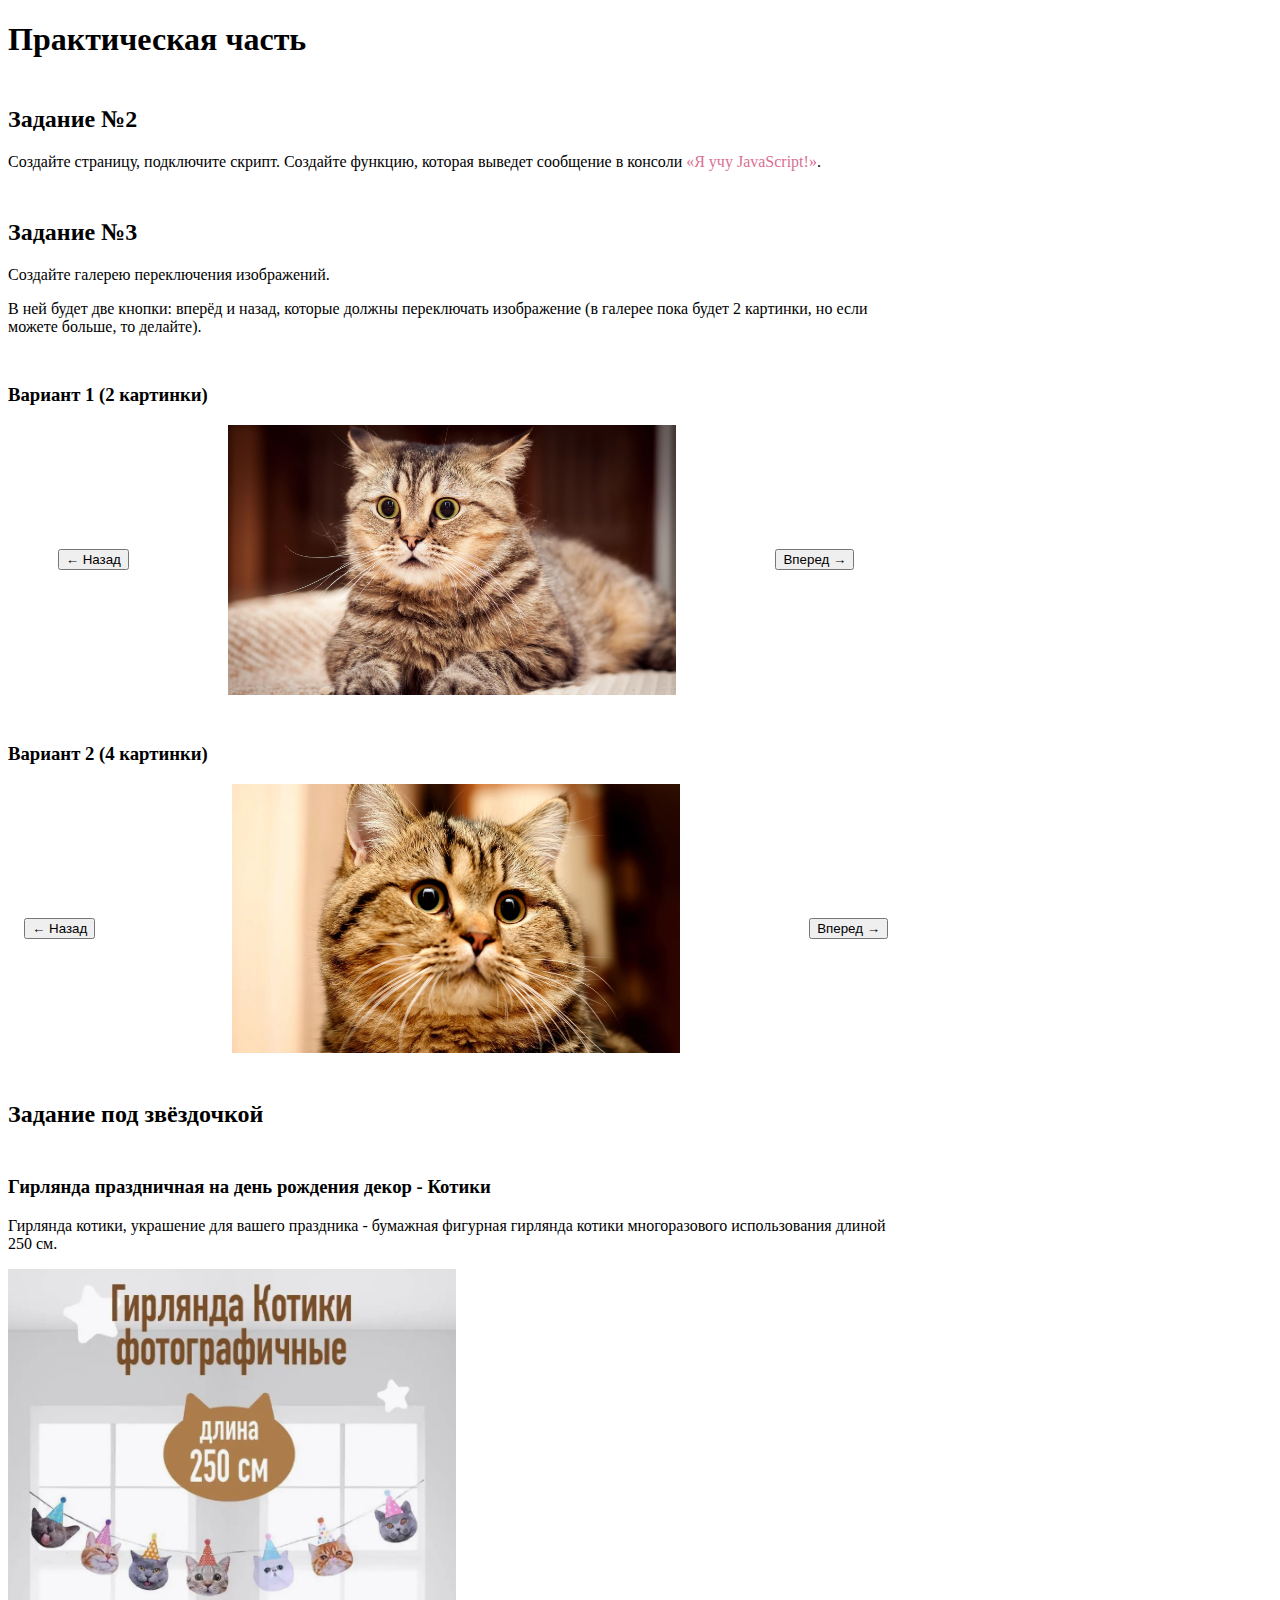
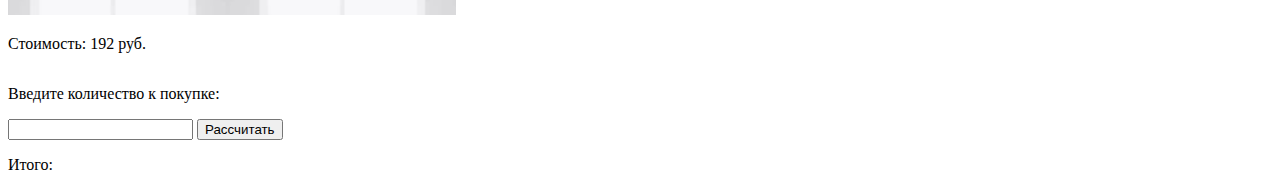
<file: week-10_beginners-task/index.html>
<!DOCTYPE html>
<html lang="en">
  <head>
    <meta charset="UTF-8" />
    <meta name="viewport" content="width=device-width, initial-scale=1.0" />
    <title>HW_part2</title>
    <link rel="stylesheet" type="text/css" href="style.css" />
  </head>
  <body>
    <h1>Практическая часть</h1>
    <h2>Задание №2</h2>
    <p>
      Создайте страницу, подключите скрипт. Создайте функцию, которая выведет
      сообщение в консоли <span>«Я учу JavaScript!»</span>.
    </p>
    <h2>Задание №3</h2>
    <p>Создайте галерею переключения изображений.</p>
    <p>
      В ней будет две кнопки: вперёд и назад, которые должны переключать
      изображение (в галерее пока будет 2 картинки, но если можете больше, то
      делайте).
    </p>
    <h3>Вариант 1 (2 картинки)</h3>
    <div class="gallery1__wrapper">
      <button id="gallery_prev1" onclick="prev1()">&larr; Назад</button>
      <img id="gallery__image1" src="./images/cat_1.png" alt="cat" />
      <button id="gallery_next1" onclick="next1()">Вперед &rarr;</button>
    </div>
    <h3>Вариант 2 (4 картинки)</h3>
    <div class="gallery2__wrapper">
      <div class="gallery2__slider">
        <img src="./images/cat_4.png" alt="fluffy cat" />
        <img src="./images/cat_3.png" alt="grey cat" />
        <img src="./images/cat_2.png" alt="stretchy cat" />
        <img src="./images/cat_1.png" alt="anxious cat" />
      </div>
      <button id="gallery2_prev" onclick="showPreviousSlide()">
        &larr; Назад
      </button>
      <button id="gallery2_next" onclick="showNextSlide()">
        Вперед &rarr;
      </button>
    </div>
    <h2>Задание под звёздочкой</h2>
    <div class="product-card__wrapper">
    <div class="product-card__description">
      <h3>Гирлянда праздничная на день рождения декор - Котики</h3>
      <p>
        Гирлянда котики, украшение для вашего праздника - бумажная фигурная
        гирлянда котики многоразового использования длиной 250 см.
      </p>
      <img id= "cat_decor_pic" src="./images/cat_decor_change.png" alt="cat decor" onclick="changeMe()" />
    </div>
    <div class="product-card__price">
      <p>Стоимость:</p>
      <p class="price">192</p>
      <p>руб.</p>
    </div>
    <div class="product-card__order">
    <p>Введите количество к покупке:</p>
    <input type="number" name="quantity" class="quantity"></input>
    <button class="product-card__button" onclick="calculateTotalPrice()">Рассчитать</button>
    <p>Итого: <span class="product-card__total"></span> </p>
    </div>
  </div>
    <!-- Скрипт от задания №2 -->
    <script>
      function message(text) {
        console.log(text);
      }
      message("Я учу JavaScript!");
    </script>
    <!-- Скрипт от задания №3 - 1ый вариант - 2 картинки-->
    <script>
      let gallery__image1 = document.getElementById("gallery__image1");
      function next1() {
        gallery__image1.src = "./images/cat_2.png";
      }
      function prev1() {
        gallery__image1.src = "./images/cat_1.png";
      }
    </script>
    <!-- Скрипт от задания №3 - 2ой вариант - 4 картинки -->
    <script src="script_gallery.js"></script>
    <!-- Скрипт от задания под звёздочкой -->
    <script src="script_star.js"></script>
  </body>
</html>
</file>
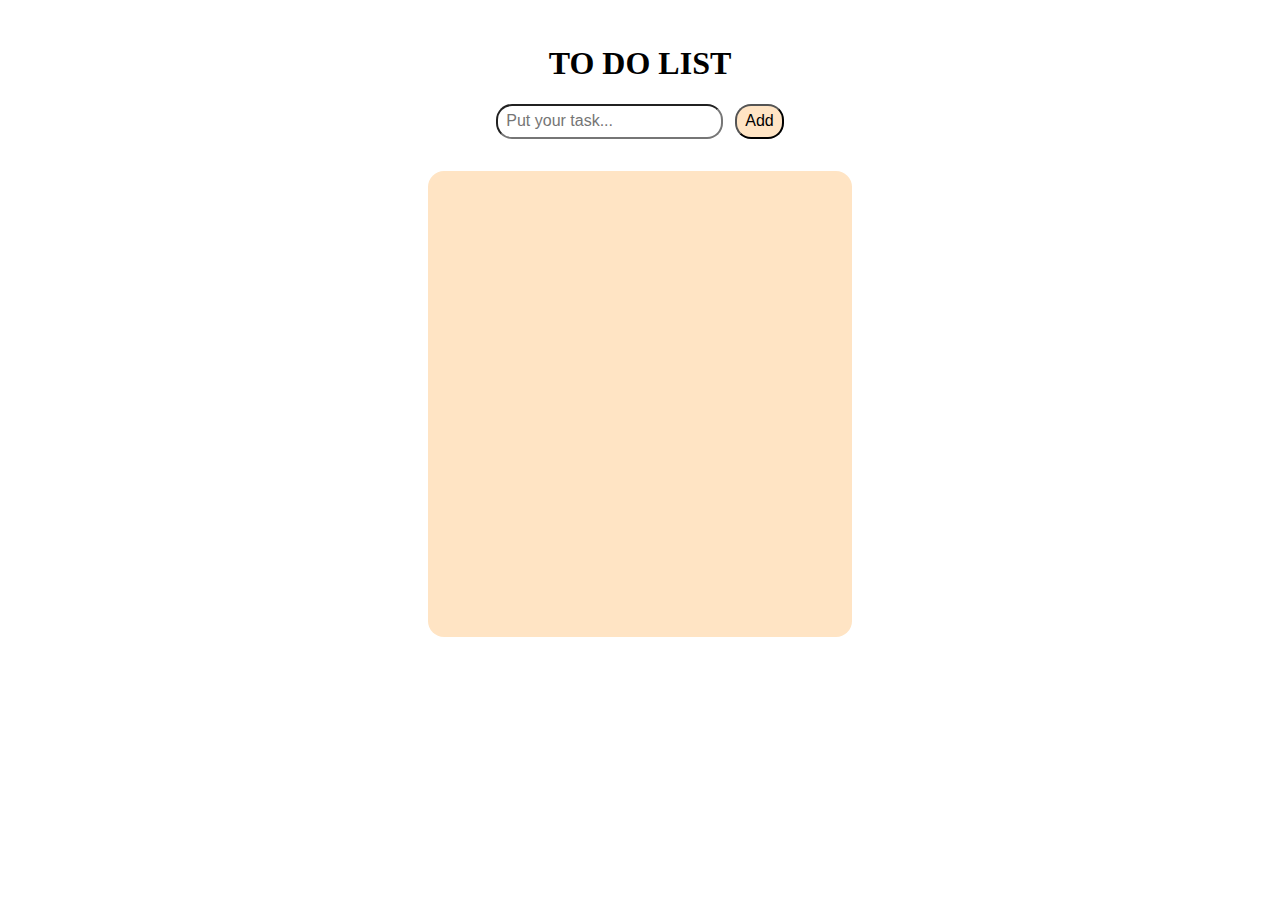
<file: week-11_To-do-list/index.html>
<!DOCTYPE html>
<html lang="en">
  <head>
    <meta charset="UTF-8" />
    <meta name="viewport" content="width=device-width, initial-scale=1.0" />
    <title>To Do List</title>
<link rel="stylesheet" href="style.css">
  </head>
  <body>
    <div class="task_wrapper">
        <div class="task_form">
    <h1>To do list</h1>
    <div class="form_input">
    <input type="text" name="task_input" class="task_input" placeholder="Put your task..."></input>
    <button class="task_add-button">Add</button>
        </div>
        </div>
    <ul class="task_list"></ul>
    </div>
    <script src="script.js"></script>
  </body>
</html>
</file>
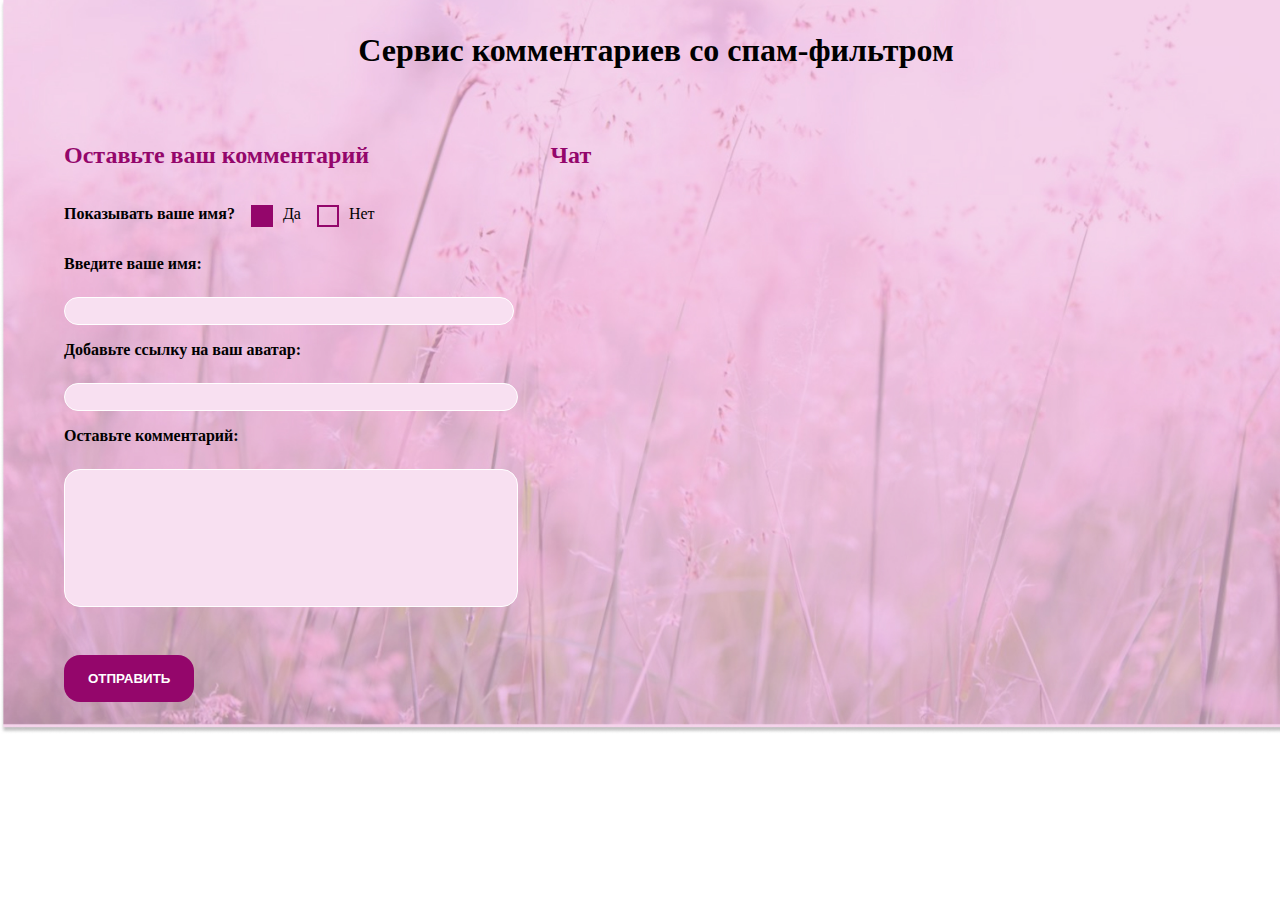
<file: week-12_chat/index.html>
<!DOCTYPE html>
<html lang="en">
  <head>
    <meta charset="UTF-8" />
    <meta name="viewport" content="width=device-width, initial-scale=1.0" />
    <link
      rel="shortcut icon"
      href="https://www.svgrepo.com/show/94016/freesia.svg"
      type="image/svg" />
    <title>Chat task</title>
    <link rel="stylesheet" href="style.css" />
  </head>
  <body>
    <div class="main__body_wrapper">
      <h1>Сервис комментариев со спам-фильтром</h1>
      <div class="wrapper">
        <div class="wrapper_form">
          <h2>Оставьте ваш комментарий</h2>
          <form>
            <div class="form_username">
              <p class="form_label">Показывать ваше имя?</p>
              <input
                type="radio"
                id="form_yes_answer"
                name="username_answer"
                value="yes"
                onclick="hideUserName()"
                checked />
              <label for="form_yes_answer">Да</label>
              <input
                type="radio"
                id="form_no_answer"
                name="username_answer"
                value="no"
                onclick="hideUserName()" />
              <label for="form_no_answer">Нет</label>
            </div>
            <div class="form_name_wrapper">
              <p class="form_label">Введите ваше имя:</p>
              <input type="text" name="user_name" id="form_name" />
            </div>
            <p class="form_label">Добавьте ссылку на ваш аватар:</p>
            <input type="text" name="img_link" id="form_img_link" />
            <p class="form_label">Оставьте комментарий:</p>
            <textarea
              name="comment"
              id="form_comment"
              cols="30"
              rows="8"></textarea>
          </form>
          <button id="form_send">Отправить</button>
        </div>
        <div class="wrapper_chat">
          <h2>Чат</h2>
          <div class="chat" id="chat_parent">
            <!-- Пример карточки чата -->
            <!-- <div class="chat_child">
            <div class="child_profile">
              <img
                class="profile_avatar"
                src="https://sun9-9.userapi.com/impg/c858520/v858520574/129cd3/wMnYtGkSCXI.jpg?size=320x213&quality=96&crop=127,0,946,630&sign=e0074bc22b0a9eff7e4a6e50d05e27a9&c_uniq_tag=wj-yHtbpFz3mZo73eq6nv752iyNDxuY6DF2lGT02KiI&type=album"
                alt="аватар" />
              <p class="profile_name">иван</p>
              <p class="child_comment_timing">11.02.2024, 23:26:27</p>
            </div>
            <p class="child_comment">Привет! Что тут кто делает?</p>
          </div> -->
          </div>
        </div>
      </div>
    </div>
    <script src="script.js"></script>
  </body>
</html>
</file>
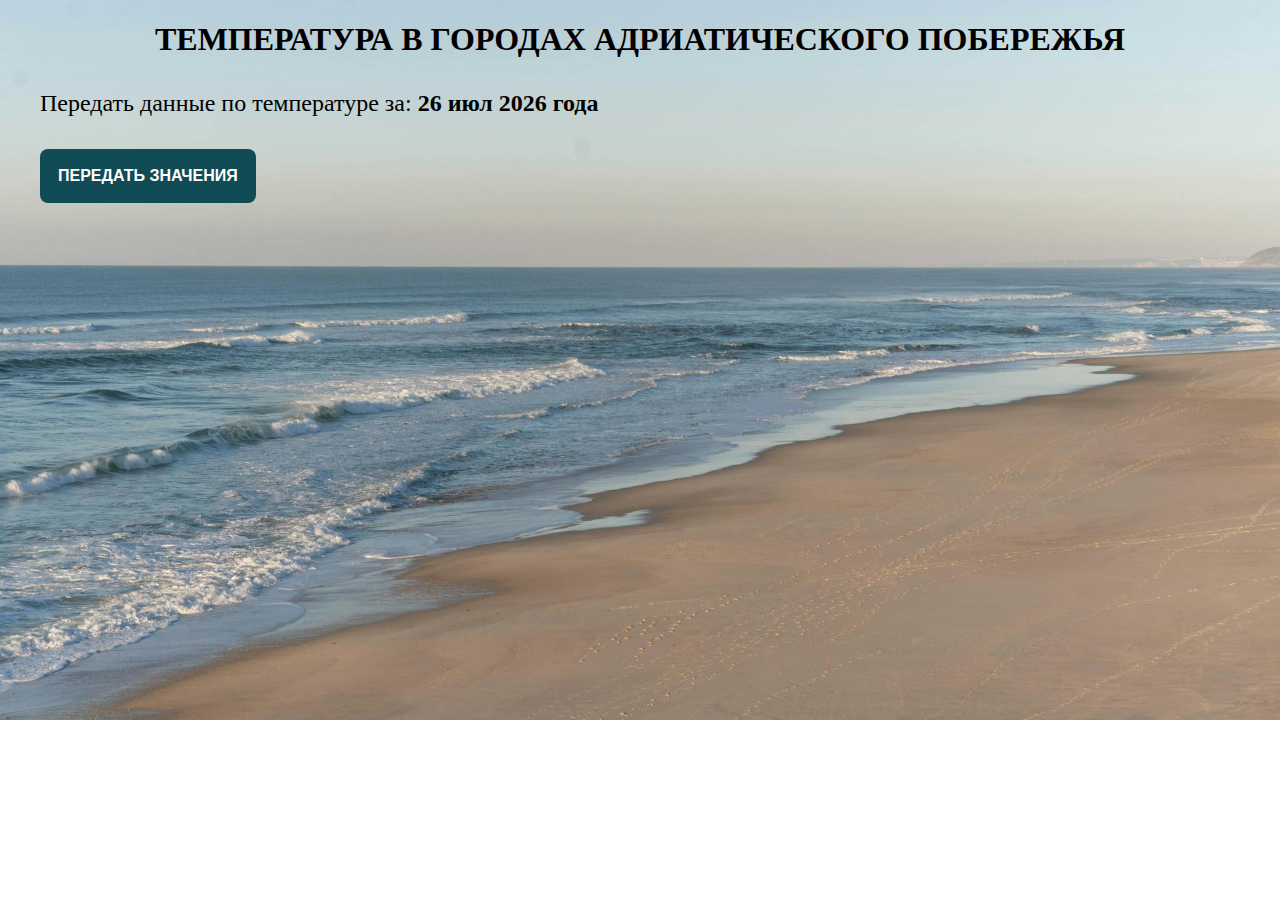
<file: week-15_weather/index.html>
<!DOCTYPE html>
<html lang="en">
  <head>
    <meta charset="UTF-8" />
    <meta name="viewport" content="width=device-width, initial-scale=1.0" />
    <link
      rel="shortcut icon"
      href="https://www.svgrepo.com/show/295677/wave.svg"
      type="image/svg" />
    <title>Adriatic temperature</title>
    <link rel="stylesheet" href="style.css" />
  </head>
  <body>
    <h1>Температура в городах Адриатического побережья</h1>
    <p class="temp_date__wrapper">
      Передать данные по температуре за: <span id="temp_date"></span>
    </p>
    <button id="temp_send">Передать значения</button>
    <div class="city_card__wrapper">
      <!-- Пример карточки города - данные из массива -->
      <!-- <div class="city_card">
        <img class="city_pic" src="./citi_ulcinj.jpg" alt="Ulcinj" />
        <h2 class="city_name">Ulcinj</h2>
        <p class="city_temp">
          Температура: <span class="temp_info">+ 25</span> °С
        </p> -->
        <!-- Конец карточки -->
      </div>
    </div>
    <p class="temp_max__wrapper hide">
      Максимальная температура на побережье:
      <span id="temp_max">No info</span>
    </p>
    <p class="temp_min__wrapper hide">
      Минимальная температура на побережье:
      <span id="temp_min">No info</span>
    </p>
    <script src="script_task2_weather.js"></script>
    <script src="script_task3_star.js"></script>
  </body>
</html>
</file>
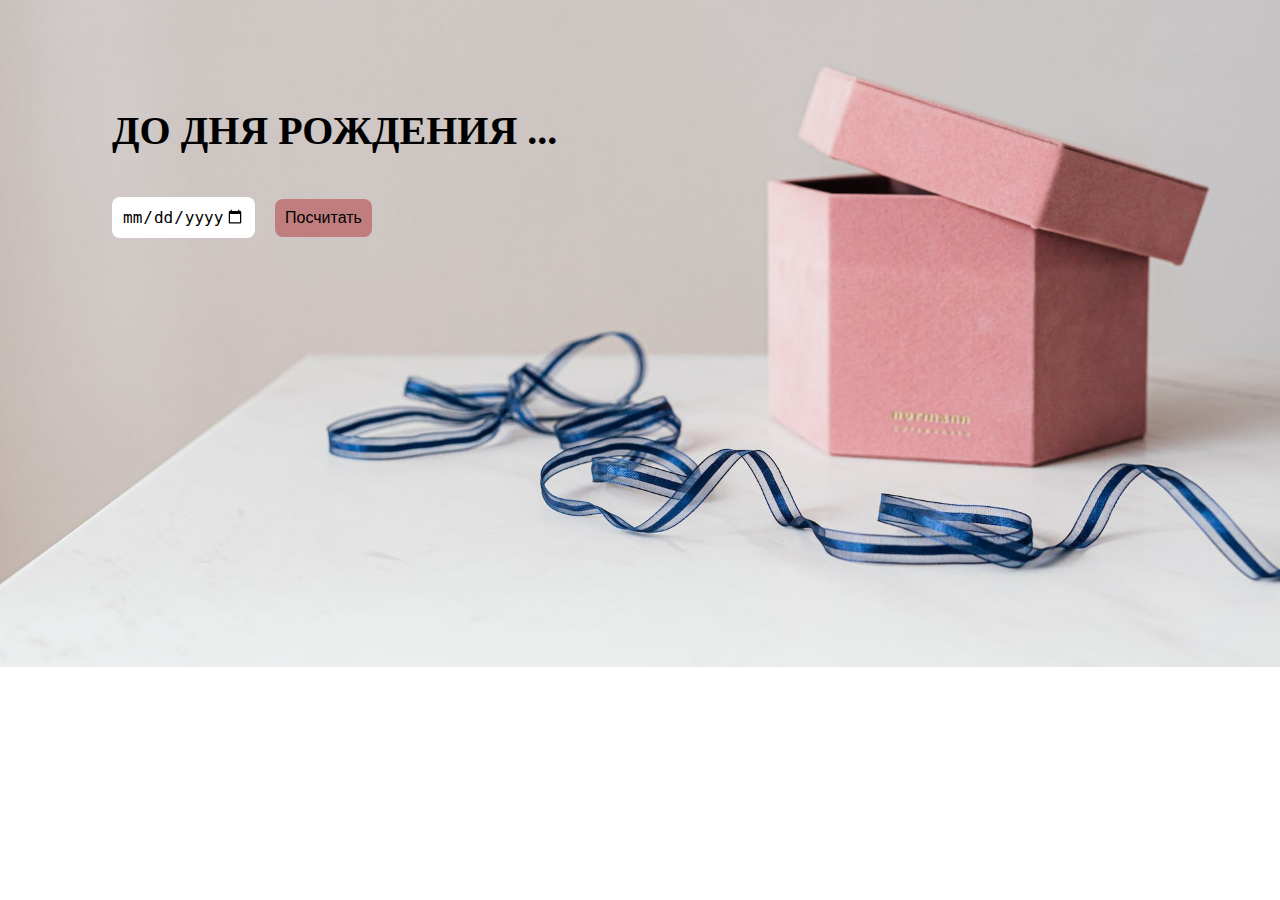
<file: week-13_HB-countdown/index_days2hb.html>
<!DOCTYPE html>
<html lang="en">
  <head>
    <meta charset="UTF-8" />
    <meta name="viewport" content="width=device-width, initial-scale=1.0" />
    <link
      rel="icon"
      href="https://www.svgrepo.com/show/513462/present.svg"
      type="image/svg" />
    <title>Birthday Count Down</title>
    <link rel="stylesheet" href="style_days2hb.css" />
  </head>
  <body>
    <div class="calc_wrapper">
      <h1>До дня рождения ...</h1>
      <div class="calc_form">
        <input
          type="date"
          id="form_date"
          min="2024-02-01"
          max="2025-02-28"
          name="form_date" />
        <button id="form_button">Посчитать</button>
      </div>
      <p class="calc_alarm"></p>
      <p class="calc_result"></p>
    </div>
    <script src="script_days2hb.js"></script>
  </body>
</html>
</file>
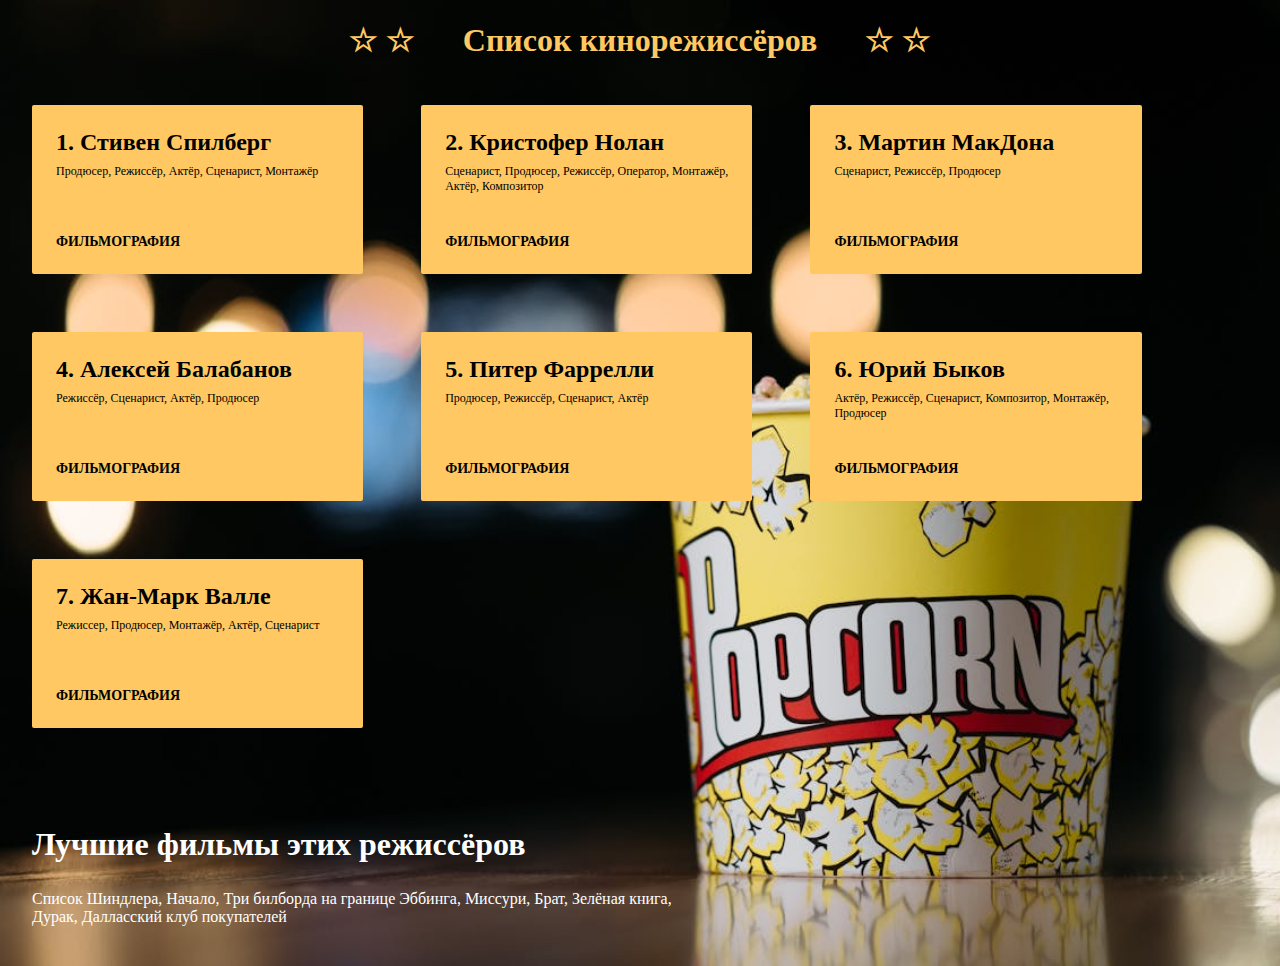
<file: week-14_film-dirs/week14_filmdir.html>
<!DOCTYPE html>
<html lang="en">
  <head>
    <meta charset="UTF-8" />
    <meta name="viewport" content="width=device-width, initial-scale=1.0" />
    <link
      rel="shortcut icon"
      href="https://www.svgrepo.com/show/480321/film-3.svg"
      type="image/svg" />
    <title>Film Directors</title>
    <link rel="stylesheet" href="week14_filmdir.css" />
  </head>
  <body>
    <h1>&#9734; &#9734; &emsp; Список кинорежиссёров &emsp; &#9734; &#9734;</h1>
    <div class="card_wrapper">
      <!-- Пример карточки режиссёра -->
      <!-- <div class="card_director">
        <h3 class="director_name">1. Стивен Спилберг</h3>
        <p class="director_info">Продюсер, Режиссёр, Актёр, Сценарист, Монтажёр</p>
        <a class="director_filmography" href="x">Фильмография</a>
      </div> -->
    </div>
    <div class="film_wrapper">
      <h2>Лучшие фильмы этих режиссёров</h2>
      <p class="film_names"></p>
    </div>
    <script src="week14_filmdir.js"></script>
  </body>
</html>
</file>
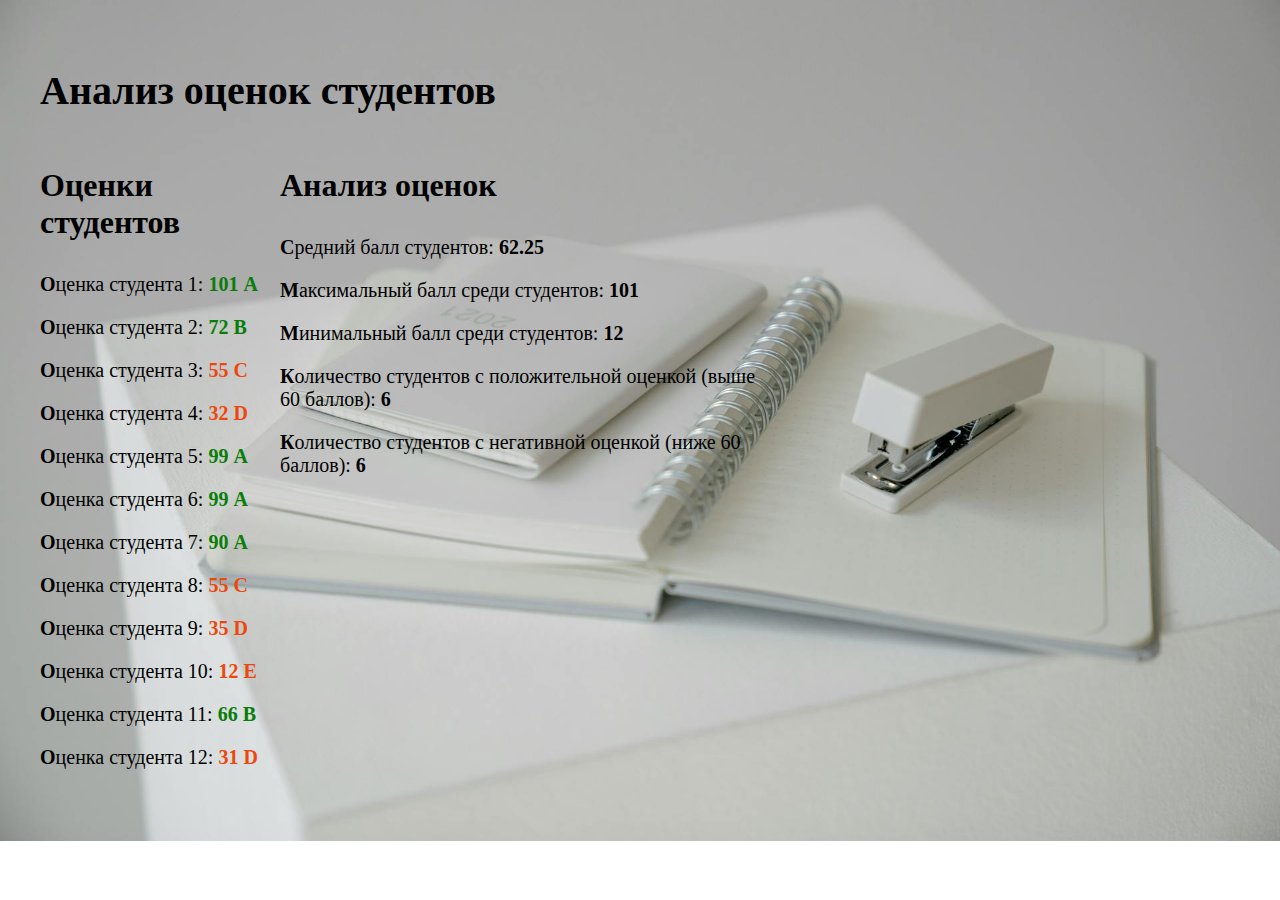
<file: week-14_stud-raiting/week14_stud_raiting.html>
<!DOCTYPE html>
<html lang="en">
  <head>
    <meta charset="UTF-8" />
    <meta name="viewport" content="width=device-width, initial-scale=1.0" />
    <title>Students Raiting</title>
    <link rel="stylesheet" href="week14_stud_raiting.css" />
  </head>
  <body>
    <h1>Анализ оценок студентов</h1>
    <div class="students_grades_wraper">
      <div class="grades_info_wrapper">
        <h2>Оценки студентов</h2>
        <div id="grades_info"></div>
      </div>
      <div class="grades_analyse_wrapper">
        <h2>Анализ оценок</h2>
        <p>Средний балл студентов: <span id="grades_average"></span></p>
        <p>Максимальный балл среди студентов: <span id="grades_max"></span></p>
        <p>Минимальный балл среди студентов: <span id="grades_min"></span></p>
        <p>
          Количество студентов с положительной оценкой (выше 60 баллов):
          <span id="grades_positive"></span>
        </p>
        <p>
          Количество студентов с негативной оценкой (ниже 60 баллов):
          <span id="grades_negative"></span>
        </p>
      </div>
    </div>
    <script src="week14_stud_raiting.js"></script>
  </body>
</html>
</file>
<file: week-10_beginners-task/style.css>
body {
  width: 70vw;
}
/* .task_description {
  width: 70vw;
} */
span {
  color: palevioletred;
}
img {
  width: 50%;
}
h2,
h3 {
  margin-top: 3rem;
}

.gallery1__wrapper {
  display: flex;
  align-items: center;
  justify-content: space-around;
}
.gallery2__wrapper {
  position: relative;
}
.gallery2__slider {
  display: flex;
  justify-content: center;
}
#gallery2_prev {
  position: absolute;
  left: 1rem;
  top: 50%;
}

#gallery2_next {
  position: absolute;
  right: 1rem;
  top: 50%;
}

.product-card__price {
  display: flex;
}
.product-card__price p {
  padding-right: 0.25rem;
}
</file>
<file: week-11_To-do-list/style.css>
h1 {
  text-transform: uppercase;
  font-size: 2rem;
}
.task_wrapper,
.task_form {
  display: flex;
  flex-direction: column;
  align-items: center;
  justify-content: center;
}
.task_input,
.task_add-button {
  font-size: 1rem;
  padding: 0.4rem 0.5rem;
  border-radius: 1rem;
}
.task_input {
  margin-right: 0.5rem;
}
.task_add-button {
  background-color: bisque;
}
.task_form {
  padding: 1rem 2rem;
}
.task_list {
  background-color: bisque;
  min-width: 30vw;
  min-height: 50vh;
  border-radius: 1rem;
  padding-top: 1rem;
}
.task_list li {
  font-size: 1rem;
  padding: 0.3rem;
}
.task_done {
  text-decoration: line-through;
  color: grey;
}
</file>
<file: week-12_chat/style.css>
body {
  margin: 0;
  padding: 0;
  font-size: 16px;
  background-image: url("avatars/BG_pink-flowers.jpg");
  background-repeat: no-repeat;
  background-size: cover;
}
h1 {
  text-align: center;
  font-size: 2rem;
  margin-top: 2rem;
}
h2 {
  color: #94066b;
}
.wrapper {
  display: grid;
  grid-template-columns: 2fr 3fr;
  padding: 2rem;
}
form {
  display: flex;
  flex-direction: column;
}
.form_name_wrapper input {
  width: 100%;
}
.form_name_wrapper {
  padding-right: 1rem;
}

.form_label {
  margin-top: 1rem;
  font-weight: bold;
}
input,
textarea {
  margin-top: 0.5rem;
  background-color: #f8e0f1;
  border: 1px solid #fff;
  border-radius: 1rem;
  outline: none;
}
input {
  height: 1.5rem;
  padding-left: 0.5rem;
}
textarea {
  resize: none;
  padding: 0.5rem;
}
h1,
.wrapper_form,
.wrapper_chat {
  margin-left: 2rem;
}
.wrapper_chat {
  margin-right: 2rem;
}

#form_send {
  text-transform: uppercase;
  font-weight: bold;
  color: #fff;
  background-color: #94066b;
  margin-top: 3rem;
  padding: 1rem 1.5rem;
  border-radius: 1rem;
  border: transparent;
}

.form_username {
  display: flex;
  align-items: center;
}
.form_username input[type="radio"] {
  display: none;
}
.form_username label {
  display: inline-block;
  cursor: pointer;
  position: relative;
  padding-left: 3rem;
  user-select: none;
}
.form_username label:before {
  content: "";
  display: inline-block;
  width: 1.125rem;
  height: 1.125rem;
  border: #94066b 0.125rem solid;
  position: absolute;
  left: 1rem;
}
/* Checked */
.form_username input[type="radio"]:checked + label:before {
  background-color: #94066b;
}

/* Chat child */
.chat_child {
  border-bottom: 1px solid #94066b;
}
.child_profile {
  display: flex;
  align-items: center;
  margin-top: 1rem;
  position: relative;
}
.profile_avatar {
  width: 4rem;
  height: 4rem;
  border-radius: 50%;
  object-fit: cover;
}
.profile_name {
  margin-left: 1rem;
  font-weight: bold;
  text-transform: capitalize;
}
.child_comment {
  margin-top: 1rem;
}
.child_comment::before {
  content: "\201c";
  margin-right: 0.3rem;
}
.child_comment::after {
  content: "\201d";
  margin-left: 0.3rem;
}

.child_comment_timing {
  display: inline-block;
  position: absolute;
  right: 2rem;
  color: #94066b;
}

.hide {
  display: none;
}
</file>
<file: week-15_weather/style.css>
body {
  background-image: url(./coastline_bg.jpg);
  background-repeat: no-repeat;
  background-size: cover;
}

h1 {
  text-align: center;
  text-transform: uppercase;
}

.temp_date__wrapper {
  margin: 2rem;
  font-size: 1.5rem;
}
#temp_date {
  font-weight: bold;
}
#temp_send {
  margin-left: 2rem;
  padding: 1rem;
  border-radius: 0.5rem;
  font-size: 1rem;
  font-weight: bold;
  color: white;
  background-color: rgb(17, 75, 85);
  text-transform: uppercase;
  border-color: transparent;
  outline: transparent;
}

.city_card__wrapper {
  margin: 2rem;
  display: grid;
  grid-gap: 1.5rem;
  justify-content: space-around;
  grid-template-columns: repeat(auto-fit, 20%);
  grid-template-rows: repeat(3, auto-fit);
}
.city_card {
  display: flex;
  flex-direction: column;
  padding: 2rem;
  border-radius: 0.125rem;
  background-color: white;
}
.city_pic {
  border-radius: 0.125rem;
}
.city_name {
  align-self: center;
  font-size: 1.5rem;
}
.city_temp {
  font-size: 1.25rem;
}
.temp_info {
  font-weight: bold;
}

.temp_max__wrapper,
.temp_min__wrapper {
  margin: 1rem 2rem 1rem 2rem;
  font-size: 1.5rem;
  font-weight: bold;
  text-align: right;
}

.hide {
  display: none;
}
</file>
<file: week-13_HB-countdown/style_days2hb.css>
body {
  margin: 0;
  padding: 0;
  background-image: url(backHB_1.jpg);
  background-repeat: no-repeat;
  background-size: cover;
  font-size: 16px;
}

.calc_wrapper {
  display: flex;
  flex-direction: column;
  margin-top: 5rem;
  margin-left: 7rem;
  background-color: transparent;
}
h1 {
  text-transform: uppercase;
  font-size: 2.5rem;
}
.calc_form {
  margin-top: 1rem;
}
#form_button {
  background-color: rgb(192, 125, 125);
  margin-left: 1rem;
}
#form_button:active {
  background-color: rgb(234, 136, 71);
}
#form_date,
#form_button {
  padding: 0.5rem;
  border-radius: 0.5rem;
  font-size: 1rem;
  border-color: transparent;
  outline: transparent;
}

.calc_alarm {
  color: rgb(191, 85, 85);
}

.calc_result {
  font-weight: bold;
  font-size: 2.5rem;
}
</file>
<file: week-14_film-dirs/week14_filmdir.css>
body {
  background-image: url("BG_1_pop_corn.jpg");
  background-size: cover;
  background-repeat: no-repeat;
}
h1 {
  color: rgb(255, 200, 98);
  font-size: 2rem;
  text-align: center;
}
h2 {
  color: #ffffff;
  font-size: 2rem;
}

.card_wrapper {
  display: grid;
  grid-gap: 10px;
  grid-template-columns: repeat(auto-fit, 30%);
  grid-template-rows: repeat(3, auto-fit);
}

.card_director {
  display: inline-flex;
  flex-direction: column;
  background-color: rgb(255, 200, 98);
  border-radius: 0.125rem;
  padding: 1.5rem;
  margin: 1.5rem;
}
.card_director:hover {
  background-color: bisque;
}
.director_name {
  padding: 0px;
  margin: 0px;
  font-size: 1.5rem;
}
.director_info {
  font-size: 0.75rem;
  padding: 0;
  height: 2rem;
  margin: 0.5rem 0;
}
.director_filmography {
  text-transform: uppercase;
  text-decoration: none;
  color: black;
  font-weight: bold;
  margin-top: 1.875rem;
  font-size: 0.875rem;
  transition: 0.2s;
}
.director_filmography:hover {
  font-size: larger;
}

.film_wrapper {
  color: rgb(236, 234, 234);
  padding-left: 1.5rem;
  padding-top: 1rem;
  padding-bottom: 1rem;
  margin-top: 2rem;
}
.film_names {
  color: rgb(255, 200, 98);
  font-size: 1rem;
  width: 50vw;
  color: white;
}
</file>
<file: week-14_stud-raiting/week14_stud_raiting.css>
body {
  padding: 2rem;
  background-image: url("BG_copybook.jpg");
  background-repeat: no-repeat;
  background-size: cover;
}
.students_grades_wraper {
  display: grid;
  grid-template-columns: 1fr 2fr 2fr;
}
h1 {
  font-size: 2.5rem;
}
h2 {
  margin-bottom: 2rem;
  font-size: 2rem;
}
#grades_info,
.grades_analyse_wrapper p {
  font-size: 1.25rem;
}
#grades_info p::first-letter,
.grades_analyse_wrapper p::first-letter,
span {
  font-weight: bold;
}

.positive_grade_styling {
  color: rgb(9, 125, 9);
}
.negative_grade_styling {
  color: rgb(237, 72, 11);
}
</file>
